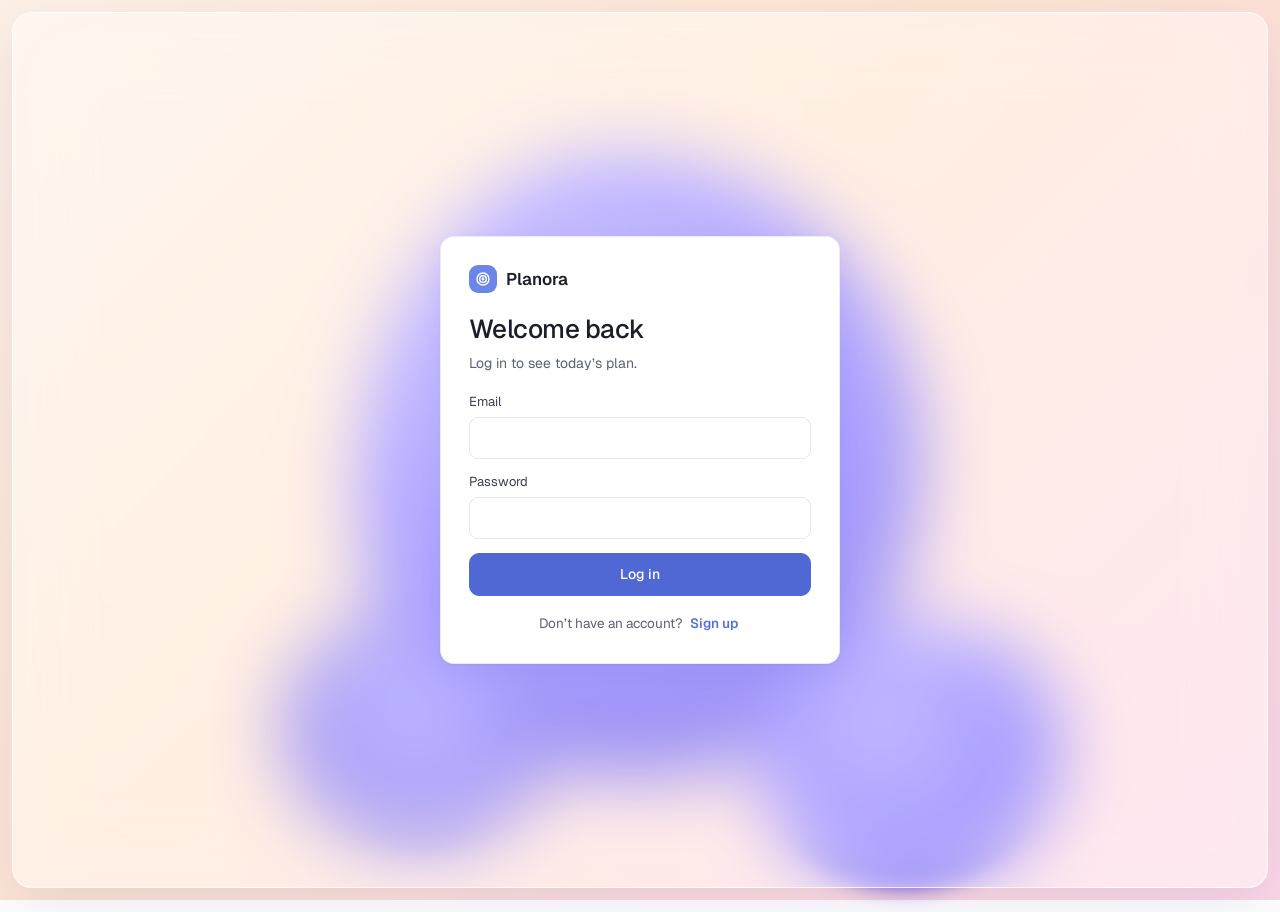
<file: frontend/index.html>
<!DOCTYPE html>
<html lang="en">
<head>
  <meta charset="UTF-8">
  <meta name="viewport" content="width=device-width, initial-scale=1, viewport-fit=cover">
  <meta name="description" content="Planora turns a goal into a realistic day-by-day plan and adjusts it as you go.">
  <meta name="theme-color" content="#fde4d2">
  <title>Log in · Planora</title>
  <link rel="icon" href="assets/img/favicon.svg" type="image/svg+xml">
  <link rel="preconnect" href="https://fonts.googleapis.com">
  <link rel="preconnect" href="https://fonts.gstatic.com" crossorigin>
  <link rel="stylesheet" href="https://fonts.googleapis.com/css2?family=Geist:wght@400;500;600;700&display=swap">
  <link rel="stylesheet" href="assets/css/base.css">
  <link rel="stylesheet" href="assets/css/layout.css">
  <link rel="stylesheet" href="assets/css/components.css">
  <link rel="stylesheet" href="assets/css/pages/auth.css">
  <script type="module" src="assets/js/pages/login.js"></script>
</head>
<body>
  <div class="blob" aria-hidden="true"><span class="b1"></span><span class="b2"></span><span class="b3"></span></div>
  <div class="frame">
    <main class="auth-main" id="main"></main>
  </div>
</body>
</html>
</file>
<file: frontend/assets/css/base.css>
/* =========================================================
   base.css — design tokens, reset, typography, page background
   Every other stylesheet uses these variables, so the look can
   be changed from here. Mobile-first: base rules are for phones,
   media queries add the tablet / desktop layout.

   Breakpoints (used in min-width media queries):
     768px  tablet and up: glass frame + sidebar
     1024px desktop: wider multi-column layouts
   ========================================================= */
:root {
  /* background */
  --peach: #fde4d2;
  --pink: #fbd7e6;
  --cream: #fdf1e6;

  /* brand */
  --brand: #6b86e8;
  --brand-600: #5872dc;
  --brand-strong: #5068d4;    /* behind white text: 4.9:1 contrast (brand is 3.4:1) */
  --brand-strong-600: #4560cc;
  --brand-ink: #4a63d0;       /* brand-coloured text on light backgrounds */
  --brand-50: #eef1fd;
  --violet: #7d6cf3;
  --violet-strong: #6553e0;   /* behind white text */

  /* text & lines */
  --ink: #1c1e2a;
  --ink-2: #3b3f52;
  --muted: #5c6176;          /* 4.5:1+ contrast on white and on the peach/pink background */
  --line: #eceef4;
  --line-2: #e3e6ef;

  /* surfaces */
  --card: #ffffff;
  --surface-2: #f7f8fc;      /* tinted boxes inside cards */
  --hover: #fafbff;
  --glass: rgba(255, 255, 255, .42);

  /* status */
  --ok: #62e29a;      --ok-ink: #0f5a32;   --ok-50: #e8fbf0;
  --warn: #f3dc62;    --warn-ink: #6a5300; --warn-50: #fdf8e1;
  --todo: #e7e9f1;    --todo-ink: #4a4f63;
  --danger: #ef6f6c;  --danger-50: #fff1f0;  --danger-ink: #b93a37;  --danger-100: #ffd9d7;

  /* spacing scale (4px grid) */
  --s-1: 4px;  --s-2: 8px;  --s-3: 12px;  --s-4: 16px;
  --s-5: 20px; --s-6: 24px; --s-7: 32px;  --s-8: 40px;

  /* type scale */
  --fs-xs: 12px;
  --fs-sm: 13px;
  --fs-base: 14px;
  --fs-md: 16px;
  --fs-lg: 19px;
  --fs-xl: clamp(24px, 4vw, 28px);      /* page titles */
  --fs-2xl: clamp(28px, 6vw, 38px);     /* home greeting */

  /* shape */
  --r-sm: 9px;
  --r: 14px;
  --r-lg: 20px;
  --shadow: 0 1px 2px rgba(30, 34, 60, .04), 0 8px 24px rgba(60, 70, 140, .06);
  --shadow-pop: 0 18px 50px rgba(40, 40, 90, .18);
  --focus: 0 0 0 3px rgba(107, 134, 232, .45);

  /* app shell sizes (phone bars include the notch / home-indicator space) */
  --topbar-h: calc(56px + env(safe-area-inset-top));
  --tabbar-h: calc(64px + env(safe-area-inset-bottom));

  /* stacking order */
  --z-frame: 2;
  --z-bars: 40;
  --z-overlay: 50;
  --z-popover: 60;
  --z-toast: 80;

  --ease: cubic-bezier(.2, .8, .2, 1);
  --font: 'Geist', ui-sans-serif, system-ui, -apple-system, 'Segoe UI', sans-serif;
}

/* ---------- reset ---------- */
*, *::before, *::after { box-sizing: border-box; }
html { -webkit-text-size-adjust: 100%; text-size-adjust: 100%; scroll-padding-top: calc(var(--topbar-h) + 8px); }
body { margin: 0; }
h1, h2, h3, h4, p, ul, ol, dl, dd, figure { margin: 0; }   /* spacing is set by the components */
img { display: block; max-width: 100%; }
svg { flex: none; vertical-align: -.125em; }   /* inline icons sit on the text line */
button, input, select, textarea { font: inherit; color: inherit; }
button { cursor: pointer; }
button:disabled { cursor: not-allowed; }
a { color: inherit; }
[hidden] { display: none !important; }

body {
  min-height: 100vh;
  min-height: 100dvh;                  /* phone browsers: the visible height */
  font-family: var(--font);
  font-size: var(--fs-base);
  line-height: 1.45;
  color: var(--ink);
  background: linear-gradient(135deg, var(--cream) 0%, var(--peach) 45%, var(--pink) 100%) fixed;
  -webkit-font-smoothing: antialiased;
}

/* ---------- keyboard focus: visible only when navigating by keyboard ---------- */
:focus { outline: none; }
:focus-visible { outline: none; box-shadow: var(--focus); border-radius: var(--r-sm); }

/* ---------- helpers ---------- */
.muted { color: var(--muted); }
.small { font-size: var(--fs-sm); }
.sr-only {
  position: absolute; width: 1px; height: 1px; padding: 0; margin: -1px;
  overflow: hidden; clip: rect(0 0 0 0); white-space: nowrap; border: 0;
}

/* "Skip to content" link for keyboard users: hidden until focused */
.skip-link {
  position: fixed; top: var(--s-2); left: var(--s-2); z-index: var(--z-toast);
  padding: var(--s-2) var(--s-3); border-radius: var(--r-sm);
  background: var(--ink); color: #fff; text-decoration: none; font-weight: 500;
  transform: translateY(-150%); transition: transform .15s var(--ease);
}
.skip-link:focus-visible { transform: none; }

/* ---------- purple blob behind the glass frame (tablet and up) ---------- */
.blob { display: none; position: fixed; inset: 0; pointer-events: none; z-index: 0; }
.blob span { position: absolute; border-radius: 50%; filter: blur(10px); }
.blob .b1 {
  width: 560px; height: 620px; left: 50%; top: 52%; transform: translate(-50%, -50%);
  background: radial-gradient(circle at 38% 30%, #a9a0ff 0%, #7b6cf3 38%, #5546d8 70%, #3e30b8 100%);
  border-radius: 46% 54% 50% 50% / 55% 48% 52% 45%;
}
.blob .b2 {
  width: 300px; height: 260px; left: calc(50% + 120px); top: calc(52% + 160px);
  background: radial-gradient(circle at 40% 35%, #9b90ff, #5b4be0 70%);
  border-radius: 50% 45% 55% 50%;
}
.blob .b3 {
  width: 280px; height: 240px; left: calc(50% - 360px); top: calc(52% + 140px);
  background: radial-gradient(circle at 50% 40%, #8f84fb, #4d3fd1 75%);
  opacity: .9;
}
@media (min-width: 768px) { .blob { display: block; } }

/* ---------- motion ---------- */
@keyframes pop { from { transform: scale(.97); opacity: 0; } }
@keyframes slide-in { from { transform: translateX(20px); opacity: 0; } }
@keyframes slide-up { from { transform: translateY(24px); opacity: 0; } }
@keyframes shimmer { to { background-position: -200% 0; } }

/* Respect the operating system's "reduce motion" setting. */
@media (prefers-reduced-motion: reduce) {
  *, *::before, *::after {
    animation-duration: .01ms !important; animation-iteration-count: 1 !important;
    transition-duration: .01ms !important; scroll-behavior: auto !important;
  }
}
</file>
<file: frontend/assets/css/layout.css>
/* =========================================================
   layout.css — the app shell
   Phones (< 768px): edge-to-edge page, sticky top bar (logo, new goal,
   bell, profile) and a blue tab bar fixed at the bottom. The page itself
   scrolls, so the browser's address bar can hide.
   Tablet & desktop (>= 768px): the glass frame filling the screen, the blob behind it,
   the blue sidebar on the left, and the content scrolling inside the frame.
   ========================================================= */

/* ---------- frame ---------- */
.frame { position: relative; z-index: var(--z-frame); min-height: 100dvh; display: flex; flex-direction: column; }
.app { flex: 1; padding-bottom: var(--tabbar-h); }

/* "Demo mode" strip, only when the site runs on sample data (see config.js) */
.demo-banner {
  display: flex; align-items: center; justify-content: center; gap: var(--s-2);
  padding: 6px var(--s-4); padding-top: calc(6px + env(safe-area-inset-top));
  font-size: var(--fs-xs); font-weight: 500; text-align: center;
  background: var(--ink); color: #fff;
}

/* ---------- phone top bar ---------- */
.topbar {
  position: sticky; top: 0; z-index: var(--z-bars);
  height: var(--topbar-h); padding: env(safe-area-inset-top) var(--s-3) 0 var(--s-4);
  display: flex; align-items: center; gap: var(--s-1);
  background: rgba(253, 241, 230, .82);
  backdrop-filter: blur(16px) saturate(1.2); -webkit-backdrop-filter: blur(16px) saturate(1.2);
  border-bottom: 1px solid rgba(255, 255, 255, .8);
}
.topbar .logo { margin-right: auto; text-decoration: none; }
.topbar-actions { display: flex; align-items: center; gap: var(--s-1); }

/* ---------- main navigation: bottom tab bar on phones ---------- */
.side {
  position: fixed; left: 0; right: 0; bottom: 0; z-index: var(--z-bars);
  height: var(--tabbar-h); padding: 6px var(--s-1) env(safe-area-inset-bottom);
  display: flex; align-items: stretch;
  background: var(--brand-strong); box-shadow: 0 -6px 24px rgba(60, 70, 140, .18);
}
.nav-list { display: flex; flex: 1; margin: 0; padding: 0; list-style: none; }
.nav-list li { flex: 1; display: flex; }
.side a {
  flex: 1; min-width: 0; border-radius: 12px; padding: 2px 0;
  color: rgba(255, 255, 255, .9); text-decoration: none;
  display: flex; flex-direction: column; align-items: center; justify-content: center; gap: 2px;
  font-size: 11px; font-weight: 500;
}
.side a .ic { width: 40px; height: 30px; border-radius: 10px; display: grid; place-items: center; transition: background-color .15s; }
.side a:hover .ic { background: rgba(255, 255, 255, .16); }
.side a[aria-current="page"] .ic { background: #fff; color: var(--brand-strong); }
.side a:focus-visible { box-shadow: 0 0 0 3px rgba(255, 255, 255, .7); }
.nav-new { display: none !important; }   /* on phones "New goal" is the + button in the top bar */
.side .grow, .side hr, .topbar hr { display: none; }

/* ---------- bell & profile button (in the top bar on phones, sidebar on bigger screens) ---------- */
.side-tools { display: contents; }
.bell {
  width: 40px; height: 40px; border-radius: 12px; border: 0; background: transparent;
  color: var(--ink-2); display: grid; place-items: center; position: relative;
}
.bell:hover, .bell[aria-expanded="true"] { background: rgba(255, 255, 255, .7); }
.bell .dot {
  position: absolute; top: 8px; right: 9px; width: 9px; height: 9px; border-radius: 50%;
  background: var(--danger); border: 2px solid #fff;
}
.me {
  width: 36px; height: 36px; border-radius: 50%; padding: 0; margin-left: var(--s-1);
  border: 2px solid #fff; background: linear-gradient(135deg, #9fb2f6, #5872dc);
  color: #fff; font-weight: 600; font-size: 15px;
  display: grid; place-items: center; position: relative;
}
.me:hover, .me[aria-expanded="true"], .me.on { box-shadow: 0 0 0 3px rgba(107, 134, 232, .3); }
.me img, .av img { width: 100%; height: 100%; object-fit: cover; border-radius: 50%; }
.me::after {
  content: ""; position: absolute; right: -1px; bottom: -1px;
  width: 10px; height: 10px; border-radius: 50%; background: var(--ok); border: 2px solid #fff;
}

/* ---------- main area ---------- */
.main { padding: var(--s-4) var(--s-4) var(--s-7); }
.main:focus { outline: none; }
/* Content pages use the full width; forms stay a comfortable reading width. */
.wrap { margin: 0 auto; }
.wrap.narrow { max-width: 760px; }

.page-h { display: flex; align-items: flex-end; justify-content: space-between; gap: var(--s-3) var(--s-4); margin-bottom: 18px; flex-wrap: wrap; }
.page-h h1 { font-size: var(--fs-xl); font-weight: 500; letter-spacing: -.02em; margin: 0; }
.page-h p { margin: 4px 0 0; color: var(--muted); }

.loading { padding: 60px 0; text-align: center; color: var(--muted); }

/* ---------- pop-ups anchored to a button: profile menu & notifications ---------- */
.menu, .npanel {
  position: fixed; z-index: var(--z-popover);
  background: #fff; border: 1px solid var(--line-2); border-radius: var(--r);
  box-shadow: var(--shadow-pop); animation: pop .15s var(--ease);
}
.menu { width: 260px; padding: 6px; }
.menu .who { display: flex; gap: 10px; align-items: center; padding: 10px 10px 12px; border-bottom: 1px solid var(--line); margin-bottom: 6px; }
.menu .who > div:last-child { min-width: 0; }
.menu .who b { display: block; font-weight: 600; }
.menu .who span { display: block; font-size: var(--fs-sm); color: var(--muted); overflow: hidden; text-overflow: ellipsis; white-space: nowrap; }
.menu a, .menu button {
  display: flex; align-items: center; gap: 10px; width: 100%; min-height: 40px;
  border: 0; background: none; padding: 9px 10px; border-radius: var(--r-sm);
  text-align: left; font-weight: 500; text-decoration: none;
}
.menu a:hover, .menu button:hover, .menu a:focus-visible, .menu button:focus-visible { background: var(--brand-50); box-shadow: none; }
.menu a[aria-current="page"] { background: var(--brand-50); color: var(--brand-600); }
.menu svg { color: var(--muted); }
.menu hr { border: 0; border-top: 1px solid var(--line); margin: 6px 0; }
.menu .out, .menu .out svg { color: var(--danger-ink); }

.av {
  width: 38px; height: 38px; border-radius: 50%; flex: none; overflow: hidden;
  background: linear-gradient(135deg, #9fb2f6, #5872dc);
  color: #fff; display: grid; place-items: center; font-weight: 600;
}

.npanel { width: 340px; max-height: min(480px, calc(100dvh - 24px)); display: flex; flex-direction: column; overflow: hidden; }
.nhead { display: flex; align-items: center; justify-content: space-between; padding: 12px 14px; border-bottom: 1px solid var(--line); }
.nhead h2 { font-size: var(--fs-base); font-weight: 600; margin: 0; }
.nlist { overflow: auto; padding: 6px; margin: 0; list-style: none; }
.nitem { display: flex; gap: 10px; width: 100%; text-align: left; border: 0; background: none; padding: 10px; border-radius: 10px; }
.nitem:hover { background: #f6f7fc; }
.nitem.unread { background: var(--brand-50); }
.nitem.unread:hover { background: #e6eafc; }
.nic { width: 30px; height: 30px; border-radius: 9px; background: #fff; border: 1px solid var(--line); display: grid; place-items: center; flex: none; }
.nic.k-review_reminder, .nic.k-schedule_changed { color: var(--brand); }
.nic.k-missed_review { color: #c99a06; }
.nic.k-deadline_risk { color: var(--danger); }
.ntext { display: flex; flex-direction: column; gap: 2px; min-width: 0; }
.ntext b { font-weight: 500; }
.ntext span { font-size: var(--fs-sm); color: var(--ink-2); }
.ntext small { font-size: 11.5px; color: var(--muted); }

/* =========================================================
   Tablet & desktop: glass frame + sidebar
   ========================================================= */
@media (min-width: 768px) {
  body { height: 100dvh; overflow: hidden; }

  .frame {
    min-height: 0; height: calc(100dvh - 24px); margin: 12px;   /* fills the screen; thin edge keeps the glass look */
    border-radius: var(--r-lg); overflow: hidden;
    background: var(--glass); border: 1px solid rgba(255, 255, 255, .75);
    backdrop-filter: blur(36px) saturate(1.2); -webkit-backdrop-filter: blur(36px) saturate(1.2);
    box-shadow: 0 20px 60px rgba(90, 70, 160, .12);
  }
  .demo-banner { padding-top: 6px; }

  .app {
    display: grid; grid-template-columns: 64px minmax(0, 1fr); gap: 10px;
    padding: 10px; min-height: 0;
  }
  .topbar { display: none; }

  .side {
    position: static; height: auto; padding: 8px 6px; box-shadow: none;
    flex-direction: column; align-items: center; gap: 4px; border-radius: 16px;
    background: var(--brand);   /* the desktop sidebar keeps the original blue */
  }
  .nav-list { flex: none; flex-direction: column; gap: 4px; }
  .side a { width: 52px; flex: none; padding: 7px 0 6px; gap: 3px; font-size: 10.5px; font-weight: 400; }
  .side a .ic { width: 32px; height: 32px; }
  .nav-new { display: flex !important; }
  .side .grow { display: block; flex: 1; }
  .side hr { display: block; width: 28px; border: 0; border-top: 1px solid rgba(255, 255, 255, .35); margin: 4px 0; }
  .side-tools { display: flex; flex-direction: column; align-items: center; gap: 4px; }

  .side .bell { color: rgba(255, 255, 255, .92); }
  .side .bell:hover, .side .bell[aria-expanded="true"] { background: rgba(255, 255, 255, .18); }
  .side .bell .dot { border-color: var(--brand); }
  .side a[aria-current="page"] .ic { color: var(--brand); }
  .side .me { width: 44px; height: 44px; margin: 4px 0 6px; font-size: 16px; border-color: rgba(255, 255, 255, .7); }
  .side .me:hover, .side .me[aria-expanded="true"], .side .me.on { border-color: #fff; box-shadow: 0 0 0 3px rgba(255, 255, 255, .3); }
  .side .me::after { width: 11px; height: 11px; border-color: var(--brand); }

  .main {
    min-height: 0; overflow: auto; overscroll-behavior: contain;
    border-radius: 16px; border: 1px solid rgba(255, 255, 255, .7); background: rgba(255, 255, 255, .18);
    padding: 24px 28px 36px;
  }
  .main::-webkit-scrollbar { width: 10px; }
  .main::-webkit-scrollbar-thumb {
    background: rgba(120, 120, 170, .25); border-radius: 10px;
    border: 3px solid transparent; background-clip: padding-box;
  }
}
</file>
<file: frontend/assets/css/components.css>
/* =========================================================
   components.css — reusable pieces used on several pages.
   Mobile-first: base rules are for phones; min-width media
   queries add the bigger-screen versions.
   Colours/widths that come from data (milestone colour, bar
   width) are passed in as CSS variables: style="--c:#hex".
   ========================================================= */

/* ---------- buttons ---------- */
.btn {
  display: inline-flex; align-items: center; justify-content: center; gap: 7px; white-space: nowrap;
  min-height: 38px; padding: 7px 12px; border: 1px solid var(--line-2); border-radius: 10px;
  background: #fff; font-weight: 500; text-decoration: none; transition: background-color .15s, border-color .15s;
}
.btn:hover { border-color: #d4d8e6; }
.btn.primary { background: var(--brand-strong); border-color: var(--brand-strong); color: #fff; }
.btn.primary:hover { background: var(--brand-strong-600); border-color: var(--brand-strong-600); }
.btn.ghost { background: transparent; border-color: transparent; }
.btn.ghost:hover { background: rgba(255, 255, 255, .6); }
.btn.danger { color: var(--danger-ink); }
.btn.sm { min-height: 32px; padding: 5px 10px; font-size: var(--fs-sm); border-radius: var(--r-sm); }
.btn.block { width: 100%; }
.btn:disabled { opacity: .45; }
.btn-row { display: flex; flex-wrap: wrap; gap: var(--s-2); }

.iconbtn {
  width: 40px; height: 40px; border-radius: 10px; border: 0; background: transparent;
  display: grid; place-items: center; color: var(--ink-2);
}
.iconbtn:hover { background: rgba(255, 255, 255, .7); }

.link {
  border: 0; background: none; padding: 6px 8px; border-radius: 6px;
  font-size: var(--fs-sm); font-weight: 500; color: var(--ink); text-decoration: none;
}
.link:hover { background: var(--brand-50); }

/* ---------- cards & layout helpers ---------- */
.card { background: var(--card); border-radius: var(--r); box-shadow: var(--shadow); border: 1px solid rgba(230, 232, 242, .8); overflow: hidden; }
.card + .card, .card + .note, .gap-top { margin-top: 14px; }
.card-h { display: flex; align-items: center; flex-wrap: wrap; gap: var(--s-2) 10px; padding: 14px var(--s-4); border-bottom: 1px solid var(--line); }
.card-h h2, .card-h h3 { margin: 0; font-size: var(--fs-md); font-weight: 500; display: flex; align-items: center; gap: var(--s-2); }
.card-h .r { margin-left: auto; display: flex; gap: 6px; align-items: center; }
.card-body { padding: var(--s-4); }
.foot { display: flex; align-items: center; gap: 10px; padding: var(--s-3) var(--s-4); border-top: 1px solid var(--line); background: #fcfcff; flex-wrap: wrap; }
.foot .end { margin-left: auto; }
.empty { padding: 28px var(--s-4); text-align: center; color: var(--muted); margin: 0; }
.empty .btn { margin-top: var(--s-4); }
.gap-sm { margin-top: 4px; }
.hint { margin: 10px 0 0; font-size: var(--fs-sm); color: var(--muted); }
.sel { border: 1px solid var(--line-2); border-radius: 8px; padding: 6px 8px; font-size: var(--fs-sm); background: #fff; }

.grid2 { display: grid; gap: 14px; margin-top: 14px; }
.stack { display: flex; flex-direction: column; gap: 14px; min-width: 0; }
@media (min-width: 900px) { .grid2 { grid-template-columns: minmax(0, 1fr) minmax(0, 1fr); } }

/* ---------- task list: a card per task on phones and tablets, a table from 1024px ---------- */
.tlist { width: 100%; border-collapse: collapse; }
.tlist th { font-weight: 400; color: var(--muted); font-size: var(--fs-sm); text-align: left; padding: 10px var(--s-4); border-bottom: 1px solid var(--line); white-space: nowrap; }
.tlist td { padding: 13px var(--s-4); border-bottom: 1px dashed var(--line-2); vertical-align: middle; }
.tlist tr:last-child td { border-bottom: 0; }
.tlist tr.click { cursor: pointer; }
.tlist tr.click:hover td { background: var(--hover); }
.tlist tr.is-muted { opacity: .5; }
.tlist .t-main { width: 40%; }
.tlist.no-head thead { position: absolute; width: 1px; height: 1px; overflow: hidden; clip: rect(0 0 0 0); }
.tname {
  display: inline-flex; align-items: center; gap: var(--s-2); padding: 0; border: 0; background: none;
  font-weight: 500; text-align: left;
}
.tname svg { color: var(--ink-2); }
.t-main .pill { margin-left: 6px; }

@media (max-width: 1023.98px) {
  .tlist, .tlist tbody { display: block; }
  .tlist thead { position: absolute; width: 1px; height: 1px; overflow: hidden; clip: rect(0 0 0 0); }
  .tlist tr { display: flex; flex-wrap: wrap; align-items: center; gap: 6px 14px; padding: 12px var(--s-4); border-bottom: 1px dashed var(--line-2); }
  .tlist tr:last-child { border-bottom: 0; }
  .tlist td { display: block; padding: 0; border: 0; font-size: var(--fs-sm); }
  .tlist .t-main { width: 100%; font-size: var(--fs-base); }
  .tlist td[data-label="Planned"]::before, .tlist td[data-label="Day"]::before { content: attr(data-label) " "; color: var(--muted); }
  .tlist td:last-child { margin-left: auto; }
  .tlist td:has(> .none) { display: none; }      /* empty "Depends on" etc. */
}

.ms-h { padding: 10px var(--s-4); background: #fafbfe; border-bottom: 1px solid var(--line); font-weight: 500; display: flex; gap: var(--s-2); align-items: center; font-size: 13.5px; margin: 0; }
.ms-h i { width: 10px; height: 10px; border-radius: 3px; background: var(--c); flex: none; }
.ms-h .muted { margin-left: auto; font-weight: 400; font-size: var(--fs-sm); }
/* Breakdown screen: one table per milestone, so give them all the same column widths
   (otherwise each table sizes itself and the hours zig-zag). Desktop only — mobile uses the flex layout above. */
@media (min-width: 1024px) {
  .bd-ms .tlist { table-layout: fixed; }
  /* widths go on the <col>s (the header row is hidden, so the cells can't set them) */
  .bd-ms .tlist col:nth-child(1) { width: 40%; }   /* Task */
  .bd-ms .tlist col:nth-child(2) { width: 40%; }   /* Depends on */
  .bd-ms .tlist col:nth-child(3) { width: 10%; }   /* Estimate */
  .bd-ms .tlist col:nth-child(4) { width: 10%; }   /* Optional */
}

/* ---------- pills & tags ---------- */
.pill { display: inline-block; padding: 4px 11px; border-radius: 999px; font-size: var(--fs-xs); font-weight: 500; white-space: nowrap; }
.pill.ok { background: var(--ok); color: var(--ok-ink); }
.pill.warn { background: var(--warn); color: var(--warn-ink); }
.pill.todo { background: var(--todo); color: var(--todo-ink); }
.pill.bad { background: var(--danger-100); color: #9b2522; }
.pill.brand { background: var(--brand-50); color: var(--brand-ink); }
.pill.line { background: #fff; border: 1px dashed #c9cde0; color: var(--muted); }
.prio { display: inline-flex; align-items: center; gap: 6px; white-space: nowrap; }
.mtag { display: inline-flex; align-items: center; gap: 6px; font-size: var(--fs-sm); }
.mtag i { width: 8px; height: 8px; border-radius: 3px; background: var(--c); }
.dlmark { font-size: 11px; color: var(--danger-ink); font-weight: 600; }

/* ---------- day strip (scrolls sideways on narrow screens) & time blocks ---------- */
.week {
  display: flex; gap: 4px; padding: var(--s-3) var(--s-3) 10px; border-bottom: 1px solid var(--line);
  overflow-x: auto; scroll-snap-type: x proximity; scrollbar-width: none;
}
.week::-webkit-scrollbar { display: none; }
.week button {
  flex: 1 0 auto; scroll-snap-align: center; border: 0; background: none; border-radius: 8px;
  padding: 6px 8px; font-size: var(--fs-xs); color: var(--ink-2); white-space: nowrap;
}
.week button:hover { background: var(--brand-50); }
.week button[aria-pressed="true"] { background: var(--brand-strong); color: #fff; }
.week button.off { color: #767b8e; }
.week button.dl { box-shadow: inset 0 -2px 0 var(--danger); }
.blocks { margin: 0; padding: 0; list-style: none; }
.blk { display: flex; align-items: center; gap: var(--s-3); padding: var(--s-3) var(--s-4); border-bottom: 1px dashed var(--line-2); }
.blk:last-child { border-bottom: 0; }
.blk.click { cursor: pointer; }
.blk.click:hover { background: var(--hover); }
.blk .bar { width: 3px; align-self: stretch; border-radius: 3px; background: var(--c); flex: none; }
.blk .s { font-size: var(--fs-sm); color: var(--muted); }
.blk .h { margin-left: auto; flex: none; }
.blk > div { min-width: 0; }

/* ---------- update list ---------- */
.upd-list { margin: 0; padding: 0; list-style: none; }
.upd { padding: var(--s-3) var(--s-4); border-bottom: 1px dashed var(--line-2); display: flex; gap: 10px; }
.upd:last-child { border-bottom: 0; }
.upd .o { width: 14px; height: 14px; border-radius: 50%; border: 1.6px solid var(--ink-2); margin-top: 3px; flex: none; }
.upd .o.bad { border-color: var(--danger); background: var(--danger-50); }
.upd .t { font-weight: 500; }
.upd .s { font-size: var(--fs-sm); color: var(--muted); }

/* ---------- meters (progress bars); width comes in as --w ---------- */
.meter { height: 10px; border-radius: 999px; background: #eef0f6; overflow: hidden; }
.meter i { display: block; height: 100%; width: var(--w, 0%); border-radius: 999px; background: var(--brand); }
.meter i.over { background: var(--danger); }

/* ---------- toggle buttons: segmented control & chips (state = aria-pressed) ---------- */
.seg { display: inline-flex; background: #fff; border: 1px solid var(--line-2); border-radius: 10px; padding: 3px; }
.seg button { border: 0; background: none; padding: 5px 12px; border-radius: 7px; font-size: var(--fs-sm); font-weight: 500; color: var(--ink-2); }
.seg button[aria-pressed="true"] { background: var(--brand-strong); color: #fff; }
.daychips { display: flex; gap: 6px; flex-wrap: wrap; }
.daychips button {
  min-width: 48px; min-height: 38px; border: 1px solid var(--line-2); background: #fff; border-radius: var(--r-sm);
  padding: 7px 11px; font-weight: 500; font-size: var(--fs-sm);
}
.daychips button[aria-pressed="true"] { background: var(--brand-strong); border-color: var(--brand-strong); color: #fff; }

/* ---------- choice pills: radio buttons that look like pills ---------- */
.choices { display: flex; gap: 6px; margin: 0; padding: 0; border: 0; min-width: 0; }
.choice { position: relative; flex: 1; }
.choice input { position: absolute; inset: 0; opacity: 0; margin: 0; cursor: pointer; }
.choice span {
  display: block; text-align: center; border: 1px solid var(--line-2); background: #fff; border-radius: 999px;
  padding: 7px 12px; font-size: var(--fs-sm); font-weight: 500; white-space: nowrap;
}
.choice input:hover + span { border-color: #cdd2e3; }
.choice input:focus-visible + span { box-shadow: var(--focus); }
.choice input:checked + span.completed { background: var(--ok); border-color: var(--ok); color: var(--ok-ink); }
.choice input:checked + span.partial { background: var(--warn); border-color: var(--warn); color: var(--warn-ink); }
.choice input:checked + span.not_completed { background: var(--danger-100); border-color: var(--danger-100); color: #9b2522; }
@media (min-width: 768px) { .choice { flex: none; } }

/* ---------- forms ---------- */
.form { padding: var(--s-5) var(--s-4); display: grid; gap: 18px; }
.form-title { font-weight: 500; font-size: 15px; margin: 0; }
.fld { display: flex; flex-direction: column; gap: 5px; font-size: var(--fs-sm); color: var(--muted); min-width: 0; }
.form .fld { color: var(--ink-2); }
.fld input, .fld select, .fld textarea {
  border: 1px solid var(--line-2); border-radius: var(--r-sm); padding: 8px 10px;
  background: #fff; color: var(--ink); min-width: 0; width: 100%;
  font-size: 16px;                     /* 16px stops iPhones zooming into the field */
}
.form .fld input, .form .fld textarea { padding: 10px 12px; }
.fld input:focus, .fld textarea:focus, .fld select:focus { border-color: var(--brand); box-shadow: var(--focus); }
.fld input[aria-invalid="true"] { border-color: var(--danger); }
.fld-hint { font-size: var(--fs-sm); color: var(--muted); margin: -10px 0 0; }
.fields { display: flex; gap: 14px; margin-top: var(--s-3); flex-wrap: wrap; align-items: flex-end; }
.fields .fld { flex: 1 1 140px; }
.num { max-width: 140px; }
.note { font-size: var(--fs-sm); color: var(--muted); background: var(--surface-2); border-radius: var(--r-sm); padding: var(--s-2) 10px; margin: 0; }
.note svg { margin-right: 4px; }
.row { display: grid; gap: 14px; }
.err { color: var(--danger-ink); font-size: var(--fs-sm); margin: 0; }
.ok-msg { color: #1a7f4b; font-size: var(--fs-sm); margin: 0; }
fieldset.fld { border: 0; padding: 0; margin: 0; }
fieldset.fld legend { padding: 0; margin-bottom: 5px; }
@media (min-width: 600px) { .row { grid-template-columns: repeat(auto-fit, minmax(180px, 1fr)); } }
@media (min-width: 768px) { .form { padding: var(--s-5); } .fld input, .fld select, .fld textarea { font-size: var(--fs-base); } }

/* ---------- result banners ---------- */
.result { border-radius: var(--r); padding: 14px var(--s-4); margin-bottom: 14px; display: flex; flex-wrap: wrap; gap: var(--s-3); align-items: flex-start; }
.result > div { flex: 1 1 200px; min-width: 0; }
.result.ok { background: var(--ok-50); border: 1px solid #bfeed3; }
.result.bad { background: var(--danger-50); border: 1px solid #f6c9c6; }
.result.warn { background: var(--warn-50); border: 1px solid #f1e3a1; }
.result .ic { flex: none; margin-top: 1px; }
.result.ok .ic { color: #1a7f4b; }
.result.bad .ic { color: var(--danger-ink); }
.result.warn .ic { color: var(--warn-ink); }
.result .small { margin-top: 3px; }

/* ---------- drawer & modal ----------
   Drawer: full screen on phones, a side panel from 768px.
   Modal: a bottom sheet on phones, centred from 768px. */
.scrim {
  position: fixed; inset: 0; z-index: var(--z-overlay);
  display: flex; justify-content: flex-end; align-items: flex-end;
  background: rgba(30, 30, 60, .22); backdrop-filter: blur(2px);
}
.drawer {
  width: 100%; height: 100%; overflow: auto; overscroll-behavior: contain;
  background: #fff; box-shadow: -10px 0 40px rgba(40, 40, 90, .15);
  padding-bottom: env(safe-area-inset-bottom); animation: slide-in .2s var(--ease);
}
.modal {
  width: 100%; max-height: 92dvh; overflow: auto; overscroll-behavior: contain;
  background: #fff; border-radius: 18px 18px 0 0; box-shadow: 0 30px 80px rgba(40, 40, 90, .25);
  padding-bottom: env(safe-area-inset-bottom); animation: slide-up .2s var(--ease);
}
@media (min-width: 768px) {
  .scrim { align-items: stretch; }
  .scrim.center { justify-content: center; align-items: center; padding: var(--s-5); }
  .drawer { width: min(440px, 100%); }
  .modal { width: min(640px, 100%); max-height: 90dvh; border-radius: 18px; padding-bottom: 0; animation-name: pop; }
}
.dh { display: flex; align-items: flex-start; gap: 10px; padding: 18px var(--s-5); border-bottom: 1px solid var(--line); }
.dh > div { min-width: 0; flex: 1; }
.dh h2 { margin: 0; font-size: var(--fs-lg); font-weight: 500; letter-spacing: -.01em; }
.dh .kicker { margin-bottom: 4px; font-size: var(--fs-sm); color: var(--muted); }
.dh .tags { margin-top: var(--s-2); display: flex; flex-wrap: wrap; gap: var(--s-2); align-items: center; }
.dh .x { flex: none; margin: -8px -8px 0 0; }
.dh .warn-ic { color: var(--danger); flex: none; }
.dsec { padding: var(--s-4) var(--s-5); border-bottom: 1px solid var(--line); }
.dsec:last-child { border-bottom: 0; }
.dsec h3 { margin: 0 0 10px; font-size: var(--fs-sm); font-weight: 500; color: var(--muted); text-transform: uppercase; letter-spacing: .04em; }
.est { display: grid; grid-template-columns: 1fr 1fr; gap: var(--s-2); margin: 0; }
.est div { display: flex; flex-direction: column-reverse; justify-content: flex-end; background: var(--surface-2); border-radius: 10px; padding: 10px; }
.est dd { margin: 0; font-weight: 600; font-size: var(--fs-md); }
.est dt { font-size: var(--fs-xs); color: var(--muted); }
.est .na { color: var(--muted); }
.sub { display: flex; gap: var(--s-2); align-items: center; padding: 6px 0; }
.sub input { accent-color: var(--brand); width: 18px; height: 18px; margin: 0; }
.plain-list { margin: 0; padding: 0; list-style: none; }
.dep { display: flex; flex-wrap: wrap; align-items: center; gap: var(--s-2); padding: 6px 0; font-size: 13.5px; }
.warnbox { display: grid; grid-template-columns: repeat(3, 1fr); gap: var(--s-2); }
.warnbox div { background: var(--danger-50); border-radius: 10px; padding: 10px; }
.warnbox .v { font-weight: 600; font-size: 18px; }
.warnbox .l { font-size: var(--fs-xs); color: #9b4a47; }
.fix { border: 1px solid var(--line-2); border-radius: 12px; padding: var(--s-3) 14px; display: flex; flex-wrap: wrap; gap: var(--s-3); align-items: center; margin-top: var(--s-2); }
.fix > div { flex: 1 1 200px; min-width: 0; }
.fix .t { font-weight: 500; }
.fix .s { font-size: var(--fs-sm); color: var(--muted); margin-top: 2px; }
.consent { display: flex; gap: 6px; align-items: center; font-size: var(--fs-sm); color: var(--ink-2); margin-top: 6px; }

/* ---------- toast (sits above the tab bar on phones) ---------- */
.toast-region {
  position: fixed; left: var(--s-4); right: var(--s-4); bottom: calc(var(--tabbar-h) + var(--s-3));
  z-index: var(--z-toast); display: flex; justify-content: center; pointer-events: none;
}
.toast {
  max-width: 480px; pointer-events: auto;
  background: #1f2233; color: #fff; padding: 10px var(--s-4); border-radius: 12px; font-size: 13.5px;
  box-shadow: 0 10px 30px rgba(0, 0, 0, .2); display: flex; gap: 10px; align-items: center; animation: pop .2s;
}
.toast button { border: 0; background: none; padding: 0; color: #b9c6ff; font-weight: 500; text-decoration: underline; }
@media (min-width: 768px) { .toast-region { bottom: var(--s-6); } }

/* ---------- logo ---------- */
.logo { display: flex; align-items: center; gap: 9px; font-weight: 600; font-size: 17px; }
.logo i { width: 28px; height: 28px; border-radius: 9px; background: var(--brand); display: grid; place-items: center; color: #fff; }

/* page behind an open dialog doesn't scroll */
html.no-scroll, html.no-scroll body { overflow: hidden; }
</file>
<file: frontend/assets/css/pages/auth.css>
/* auth.css — login / sign up (index.html) */
.auth-main { flex: 1; display: flex; min-height: 0; overflow: auto; }
.auth { flex: 1; display: grid; place-items: center; padding: var(--s-5) var(--s-4); }
.auth .card { width: min(400px, 100%); padding: var(--s-6) var(--s-5); }
.auth h1 { font-size: 26px; font-weight: 500; letter-spacing: -.02em; margin: 18px 0 4px; }
.auth .form { padding: 0; margin-top: var(--s-5); gap: 14px; }
.auth .btn.primary { padding: 10px; }
.switch { text-align: center; font-size: 13.5px; color: var(--muted); margin-top: var(--s-4); }
.switch button { border: 0; background: none; color: var(--brand-600); font-weight: 600; padding: 2px 4px; }
@media (min-width: 768px) { .auth .card { padding: 28px; } }
.auth .card > p.muted { margin: 0; }
.auth .err:empty { display: none; }
</file>
<file: frontend/assets/css/pages/home.css>
/* home.css — dashboard */
.hero { text-align: center; margin: 6px 0 var(--s-6); }
.hero .date { color: var(--ink-2); }
.hero h1 { font-size: var(--fs-2xl); font-weight: 500; letter-spacing: -.02em; margin: 4px 0 14px; line-height: 1.15; }
.chips {
  display: inline-flex; flex-wrap: wrap; justify-content: center; gap: 6px; margin: 0; padding: 5px; list-style: none;
  background: rgba(255, 255, 255, .55); border: 1px solid rgba(255, 255, 255, .8); border-radius: 12px;
}
.chip { display: inline-flex; align-items: center; gap: 7px; padding: 5px 10px; border-radius: var(--r-sm); font-size: var(--fs-sm); color: var(--ink-2); }
.chip b { color: var(--ink); font-weight: 600; }
.chip .ci { width: 20px; height: 20px; border-radius: 50%; display: grid; place-items: center; color: #fff; background: var(--brand); }
.chip .ci.ok { background: #34c77b; }

/* "missed review" / "done for the day?" banner: stacked on phones, one row from 600px */
.cta {
  display: flex; flex-wrap: wrap; align-items: center; gap: var(--s-3) 14px; padding: 14px var(--s-4); margin-top: 14px;
  border-radius: var(--r); background: linear-gradient(120deg, var(--brand-strong), var(--violet-strong)); color: #fff; box-shadow: var(--shadow);
}
.cta > div { flex: 1 1 220px; min-width: 0; }
.cta-t { font-weight: 600; }
.cta p:not(.cta-t) { font-size: var(--fs-sm); }
.cta .btn { color: var(--ink); flex: 1 1 100%; }
@media (min-width: 600px) { .cta .btn { flex: none; margin-left: auto; } }

.health { padding: var(--s-4); }
.hrow { display: flex; justify-content: space-between; gap: var(--s-2); font-size: var(--fs-sm); margin-bottom: 6px; }
.kpis { display: grid; grid-template-columns: repeat(3, minmax(0, 1fr)); gap: var(--s-2); margin-top: 14px; }
.kpi { display: flex; flex-direction: column-reverse; justify-content: flex-end; background: var(--surface-2); border-radius: 10px; padding: 10px; }
.kpi .v { font-size: clamp(16px, 4.5vw, 20px); font-weight: 600; letter-spacing: -.01em; }
.kpi .v.neg { color: var(--danger); }
.kpi .l { font-size: var(--fs-xs); color: var(--muted); }

/* ---------- dashboard grid ----------
   Phones/tablets: one column, same order as today.
   >= 1100px: main column + right-hand side column.
   >= 1500px: Today's plan and Schedule side by side. */
.dash { display: grid; gap: 14px; grid-template-columns: minmax(0, 1fr);
  grid-template-areas: "hero" "plan" "review" "sched" "health" "snap" "updates"; }
.dash > .side-col { display: contents; }   /* on small screens its cards join the main flow */
.a-hero { grid-area: hero; } .a-plan { grid-area: plan; } .a-sched { grid-area: sched; }
.a-review { grid-area: review; } .a-health { grid-area: health; } .a-snap { grid-area: snap; } .a-updates { grid-area: updates; }
.dash .cta { margin-top: 0; }
.dash .hero { margin: 6px 0 10px; }

@media (min-width: 1100px) {
  .dash {
    grid-template-columns: minmax(0, 1fr) clamp(300px, 26vw, 400px);
    grid-template-areas: "hero hero" "plan side" "sched side";
    grid-template-rows: auto auto 1fr;
    align-items: start;
    flex: 1;
  }
  .wrap:has(> .dash) { min-height: 100%; display: flex; flex-direction: column; }
  /* plan and schedule stretch so the main column lines up with the side column */
  .dash .a-plan, .dash .a-sched { align-self: stretch; }
  .dash > .side-col { display: flex; flex-direction: column; gap: 14px; grid-area: side; }

  /* greeting on the left, stats on the right */
  .dash .hero {
    display: grid; grid-template-columns: minmax(0, 1fr) auto; grid-template-areas: "date chips" "title chips";
    align-items: end; column-gap: 16px; text-align: left; margin: 0 0 4px;
  }
  .dash .hero .date { grid-area: date; }
  .dash .hero h1 { grid-area: title; margin: 2px 0 0; }
  .dash .chips { grid-area: chips; margin: 0; align-self: center; }

  /* review banner becomes a card in the side column */
  .dash .cta { flex-direction: column; align-items: stretch; text-align: left; }
  .dash .cta > svg { align-self: flex-start; }
  .dash .cta > div { flex: none; }
  .dash .cta .btn { margin-left: 0; flex: none; width: 100%; }
}
@media (min-width: 1500px) {
  .dash {
    grid-template-columns: minmax(0, 1.15fr) minmax(0, 1fr) clamp(320px, 22vw, 420px);
    grid-template-areas: "hero hero side" "plan sched side";
    grid-template-rows: auto 1fr;
  }
}

/* Progress snapshot card (new on Home) */
.snap { display: flex; align-items: center; gap: 16px; padding: 16px; }
.snap svg { flex: none; }
.snap .ring-bg { fill: none; stroke: #eef0f6; stroke-width: 10; }
.snap .ring-fg { fill: none; stroke: var(--brand); stroke-width: 10; stroke-linecap: round; }
.snap .ring-t { font: 600 17px var(--font); fill: var(--ink); }
.snap ul { margin: 0; padding: 0; list-style: none; display: grid; gap: 3px; font-size: 13.5px; }
.snap b { font-weight: 600; }

/* several goals: a line between each goal's health block */
.health + .health { border-top: 1px solid var(--line); }
</file>
<file: frontend/assets/css/pages/new-goal.css>
/* new-goal.css — 3-step goal creation */
.steps { display: flex; gap: var(--s-2); justify-content: center; margin: 0 0 var(--s-5); padding: 0; list-style: none; flex-wrap: wrap; }
.steps li { display: flex; align-items: center; gap: var(--s-2); font-size: var(--fs-sm); color: var(--muted); padding: 6px 12px; border-radius: 999px; background: rgba(255, 255, 255, .5); }
.steps li.on { background: #fff; color: var(--ink); font-weight: 500; box-shadow: var(--shadow); }
.steps i { font-style: normal; width: 20px; height: 20px; border-radius: 50%; display: grid; place-items: center; background: #e5e8f2; font-size: 11px; }
.steps li.on i { background: var(--brand-strong); color: #fff; }

.intro { text-align: center; margin-bottom: 18px; }
.intro h1 { font-size: clamp(24px, 5vw, 32px); font-weight: 500; letter-spacing: -.02em; margin: 0 0 6px; }
h1[tabindex="-1"]:focus { box-shadow: none; }
.err:empty { display: none; }

.loading-card { padding: var(--s-6); }
.loading-t { display: flex; gap: 10px; align-items: center; font-weight: 500; }
.shimmer {
  height: 14px; border-radius: 7px; margin: 10px 0;
  background: linear-gradient(90deg, #eef0f6 0%, #f8f9fc 40%, #eef0f6 80%);
  background-size: 200% 100%; animation: shimmer 1.2s infinite;
}

.checks { display: grid; grid-template-columns: repeat(auto-fit, minmax(180px, 1fr)); gap: var(--s-2); margin: 0; padding: 14px var(--s-4); list-style: none; border-bottom: 1px solid var(--line); }
.checks li { display: flex; gap: 7px; align-items: center; font-size: var(--fs-sm); }
.checks svg { color: #1a7f4b; }
.checks .fail svg { color: var(--danger-ink); }
</file>
<file: frontend/assets/css/pages/account.css>
/* account.css — personal details & preferences */
.photo { display: flex; align-items: center; gap: var(--s-4); flex-wrap: wrap; }
.photo > div:first-child { flex: 1 1 200px; }
.file-btn { cursor: pointer; }
.file-btn:focus-within { box-shadow: var(--focus); }
.msg:empty { display: none; }
.form > .msg { margin-top: -8px; }
.est-line { display: flex; gap: var(--s-2); align-items: flex-start; }
.est-line svg { color: var(--brand); margin-top: 2px; }
</file>
<file: frontend/assets/css/pages/progress.css>
/* progress.css */
.grid2.first { margin-top: 0; }
.gap-md { margin-top: 10px; }

.ring { display: flex; flex-wrap: wrap; gap: var(--s-4) 22px; align-items: center; padding: 18px; }
.ring-bg { fill: none; stroke: #eef0f6; stroke-width: 12; }
.ring-fg { fill: none; stroke: var(--brand); stroke-width: 12; stroke-linecap: round; }
.ring-t { font: 600 22px var(--font); fill: var(--ink); }
.ring-facts { margin: var(--s-2) 0 0; padding: 0; list-style: none; display: grid; gap: 4px; font-size: 13.5px; }

.lock { display: flex; gap: var(--s-3); padding: var(--s-4); align-items: flex-start; }
.lock .ic { width: 36px; height: 36px; border-radius: 10px; background: var(--brand-50); color: var(--brand); display: grid; place-items: center; flex: none; }
.lock-t { font-size: var(--fs-base); font-weight: 600; }

.legend { display: flex; flex-wrap: wrap; gap: var(--s-2) 14px; margin: 0; padding: var(--s-3) var(--s-4) 0; list-style: none; font-size: var(--fs-xs); color: var(--muted); }
.legend li { display: flex; gap: 6px; align-items: center; }
.legend i { width: 10px; height: 10px; border-radius: 3px; }
.legend .est, .bb .est { background: #cfd6f6; }
.legend .act, .bb .act { background: var(--brand); }
.legend .over, .bb .over { background: #e58b8b; }

/* one row per task: name on top on phones, three columns from 600px */
.bars { margin: 0; padding: var(--s-3) var(--s-4); list-style: none; }
.brow { display: grid; grid-template-columns: minmax(0, 1fr) auto; gap: 4px 10px; align-items: center; padding: 6px 0; font-size: var(--fs-sm); }
.brow .bt { grid-column: 1 / -1; }
.brow .bb { display: flex; flex-direction: column; gap: 3px; }
.brow .bb i { display: block; height: 7px; width: var(--w); border-radius: 4px; }
@media (min-width: 600px) {
  .brow { grid-template-columns: 170px minmax(0, 1fr) 80px; }
  .brow .bt { grid-column: auto; }
}
</file>
<file: frontend/assets/css/pages/review.css>
/* review.css — end-of-day review. Summary sits beside the tasks from 900px, below them on smaller screens. */
.layout-r { display: grid; gap: 14px; align-items: start; }
@media (min-width: 900px) { .layout-r { grid-template-columns: minmax(0, 1fr) 300px; } .sum { position: sticky; top: 0; } }

.rv { padding: var(--s-4); border-bottom: 1px dashed var(--line-2); }
.rv:last-child { border-bottom: 0; }
.rv-top { display: flex; align-items: center; gap: 10px; flex-wrap: wrap; }
.rv-top .bar { width: 3px; align-self: stretch; min-height: 30px; border-radius: 3px; background: var(--c); }
.rv-name { flex: 1 1 200px; min-width: 0; }
.rv-top .t { font-weight: 500; }
.rv .choices { flex: 1 1 100%; }
@media (min-width: 768px) { .rv .choices { flex: none; margin-left: auto; } }

.sum { padding: var(--s-4); }
.sum-h { font-size: var(--fs-base); font-weight: 500; margin-bottom: var(--s-2); }
.sum .line { display: flex; justify-content: space-between; padding: 6px 0; font-size: 13.5px; }
.sum dd { font-weight: 600; }
.sum > p { margin: var(--s-2) 0 var(--s-3); }
.sum .center { text-align: center; margin: var(--s-2) 0 0; }

.pending { display: flex; gap: 6px; align-items: center; flex-wrap: wrap; margin: -6px 0 14px; }
.pending button { border: 1px solid var(--line-2); background: #fff; border-radius: 999px; padding: 6px 12px; font-size: var(--fs-sm); font-weight: 500; }
.pending button[aria-pressed="true"] { background: var(--brand-strong); border-color: var(--brand-strong); color: #fff; }
.late { margin-bottom: 14px; }
@media (min-width: 1400px) { .layout-r { grid-template-columns: minmax(0, 1fr) 360px; } }
</file>
<file: frontend/assets/css/pages/schedule.css>
/* schedule.css — week / day views.
   Week view: one column per day from 1024px, 4 columns on tablets, a list of days on phones. */
.tools { display: flex; gap: var(--s-2); align-items: center; flex-wrap: wrap; }
.weeknav { display: flex; align-items: center; gap: 2px; }
.range { font-size: var(--fs-sm); color: var(--muted); }

.wgrid { display: grid; grid-template-columns: minmax(0, 1fr); gap: var(--s-2); margin: 0; padding: 0; list-style: none; }
.wcol {
  background: rgba(255, 255, 255, .7); border: 1px solid rgba(230, 232, 242, .9);
  border-radius: 12px; padding: var(--s-2); display: flex; flex-direction: column; gap: 6px;
}
.wcol.today { background: #fff; border-color: var(--brand); box-shadow: 0 0 0 3px rgba(107, 134, 232, .15); }
.wcol.offday { background: rgba(255, 255, 255, .35); }
.wcol.beyond { background: repeating-linear-gradient(135deg, #fff5f4 0 8px, #ffecea 8px 16px); border-color: #f6c9c6; }
.wh { display: flex; justify-content: space-between; align-items: baseline; font-size: var(--fs-xs); font-weight: 400; color: var(--muted); }
.wh b { font-size: var(--fs-md); color: var(--ink); font-weight: 600; }
.cap { height: 4px; }
.cap-t { font-size: 11px; color: var(--muted); }

.wb {
  display: block; width: 100%; text-align: left; line-height: 1.3;
  border: 0; border-left: 3px solid var(--c); border-radius: var(--r-sm);
  padding: 7px var(--s-2); font-size: var(--fs-sm); background: #f6f7fc;
}
.wb:hover { background: var(--brand-50); }
.wb .tt { display: block; }
.wb .h { color: var(--muted); font-size: 11.5px; margin-top: 2px; display: flex; align-items: center; gap: 4px; }
.wb.done { opacity: .6; }
.wb.done .tt { text-decoration: line-through; }

@media (min-width: 600px) { .wgrid { grid-template-columns: repeat(2, minmax(0, 1fr)); } }
@media (min-width: 768px) { .wgrid { grid-template-columns: repeat(4, minmax(0, 1fr)); } .wcol { min-height: 200px; } }
@media (min-width: 1100px) { .wgrid { grid-template-columns: repeat(7, minmax(0, 1fr)); } .wcol { min-height: 260px; } }
</file>
